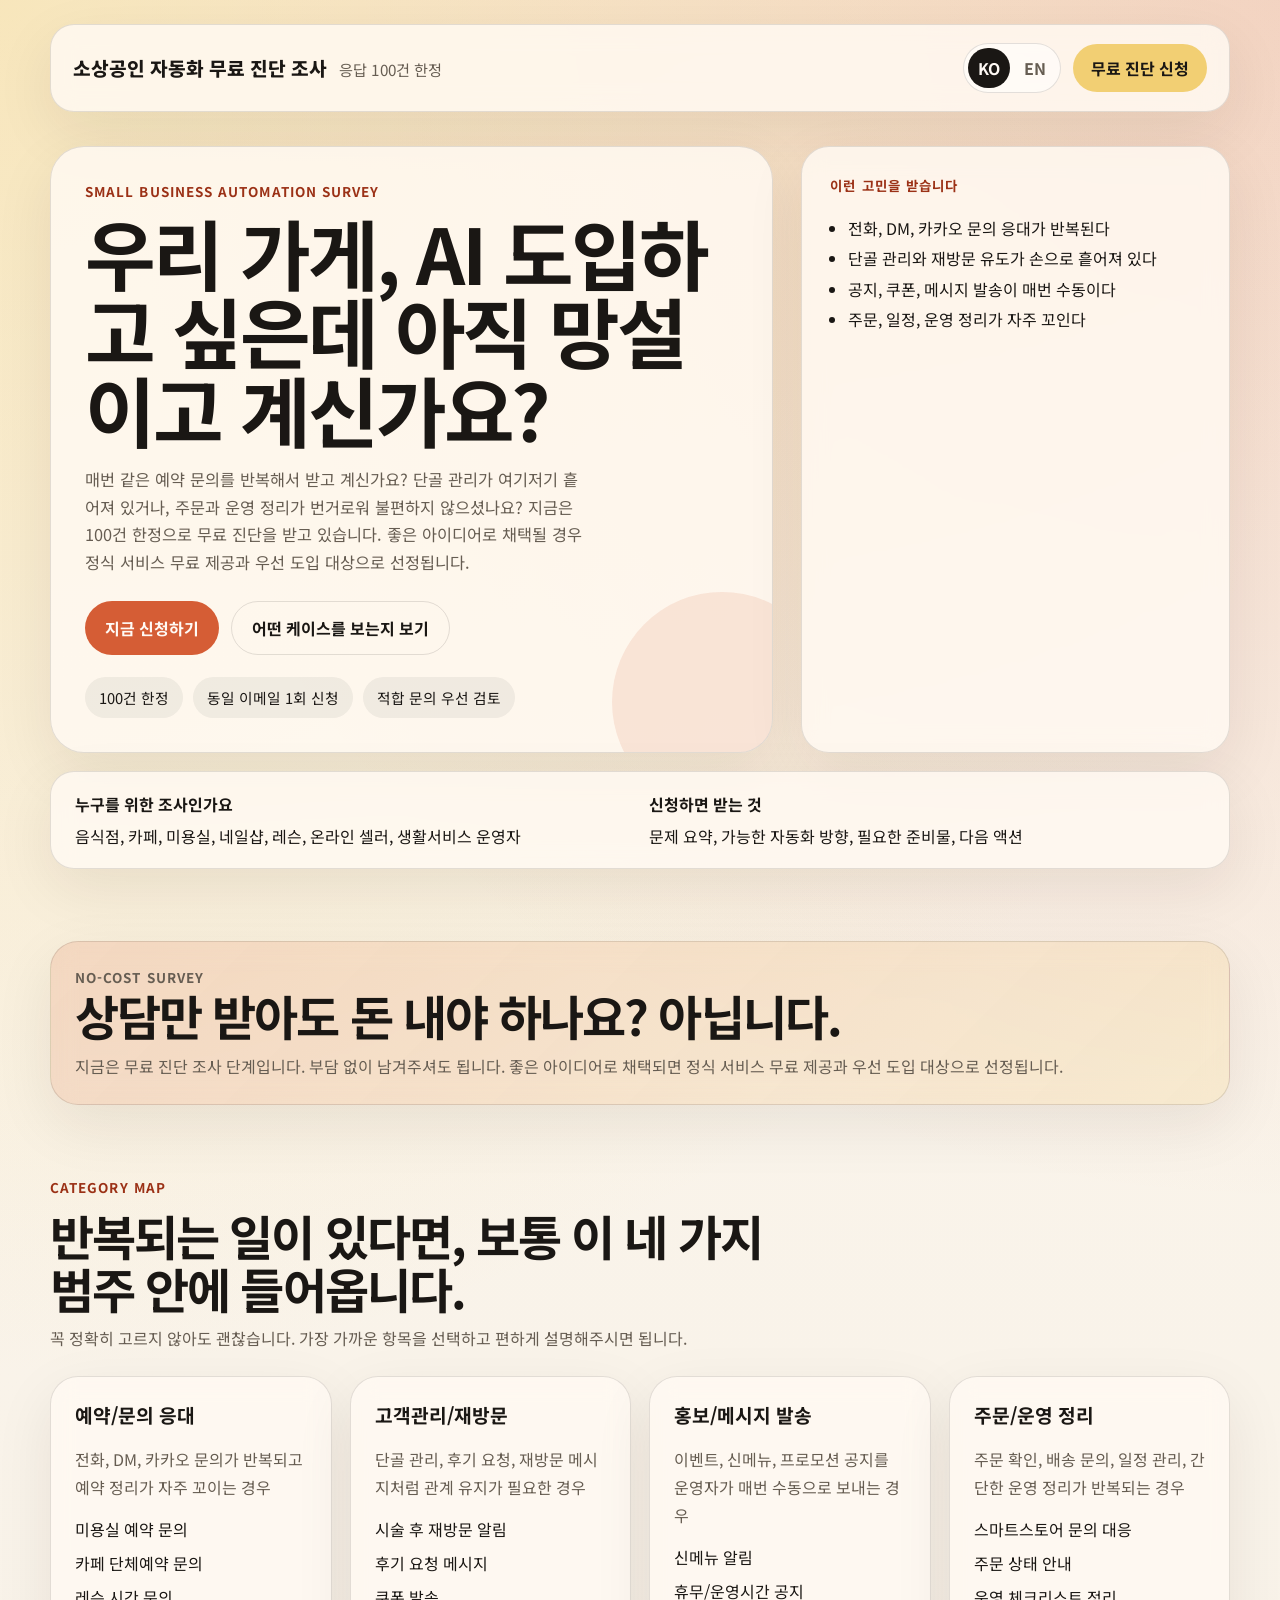
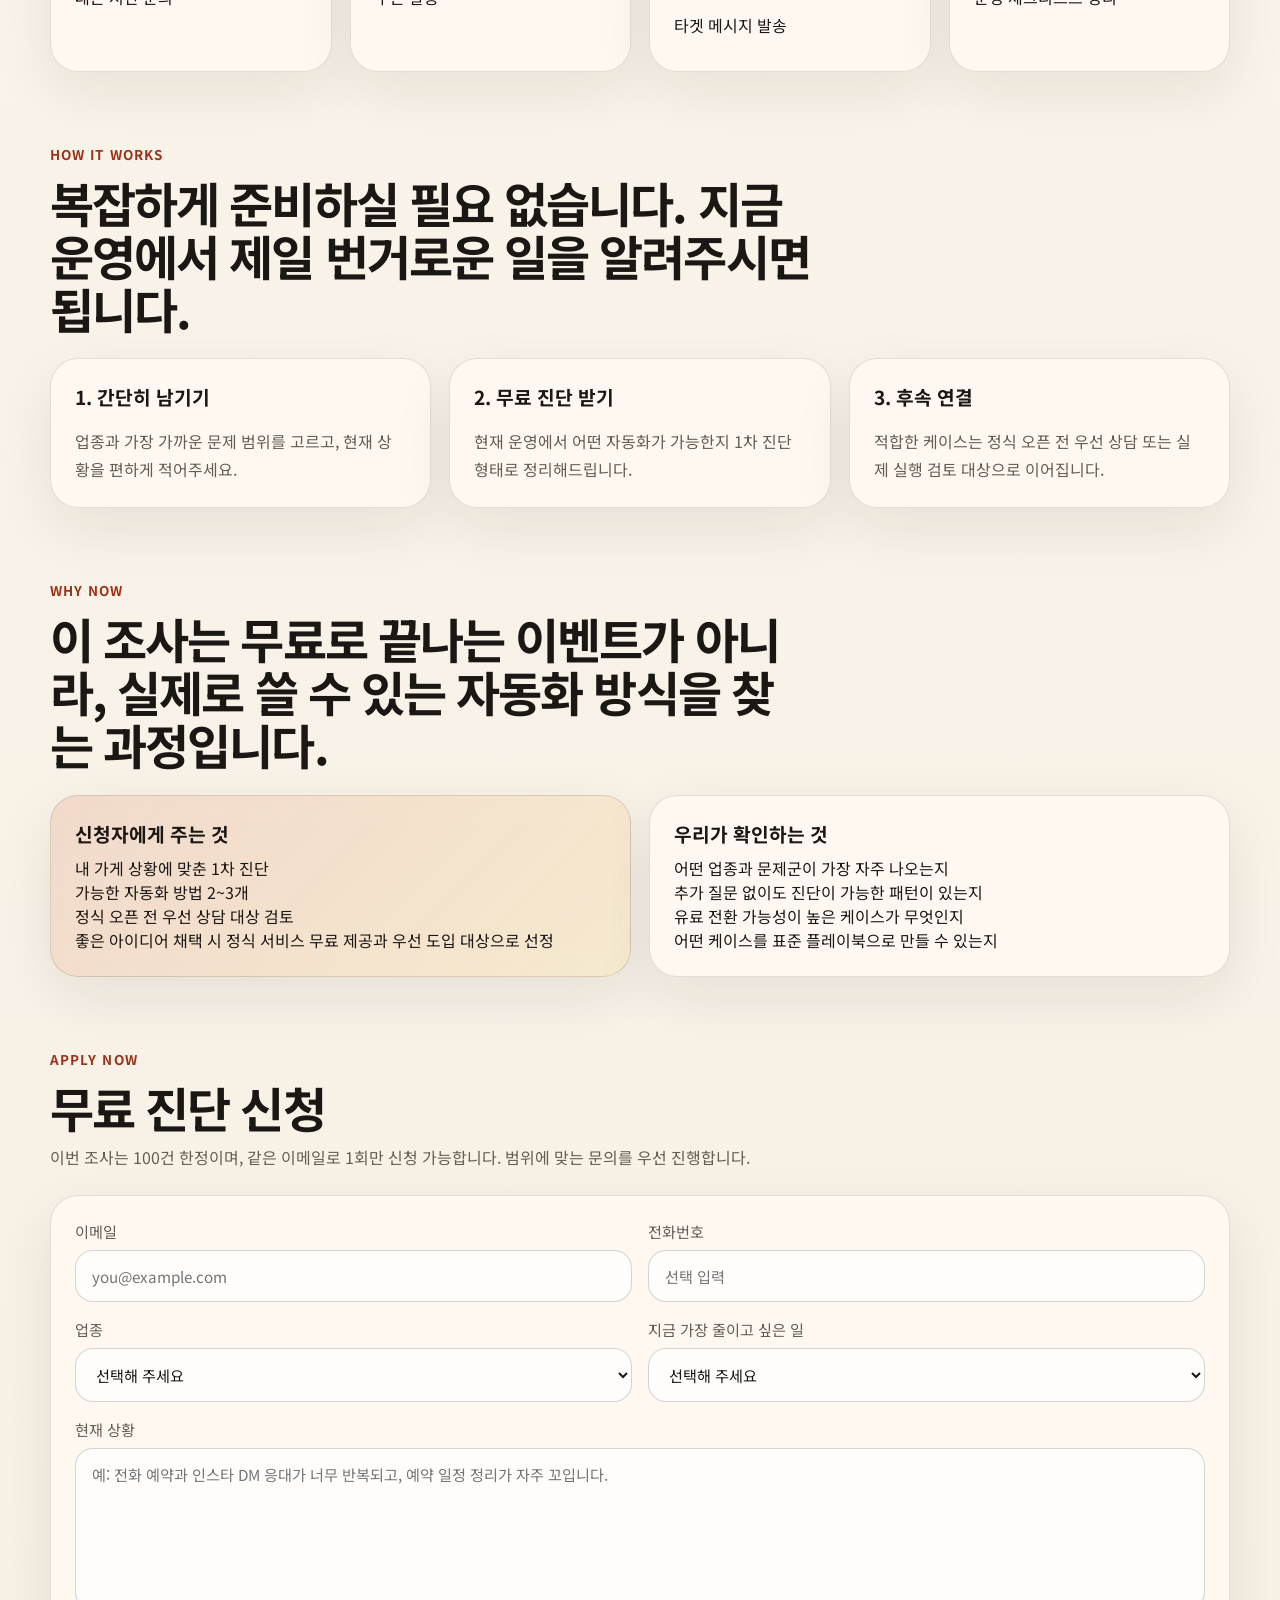
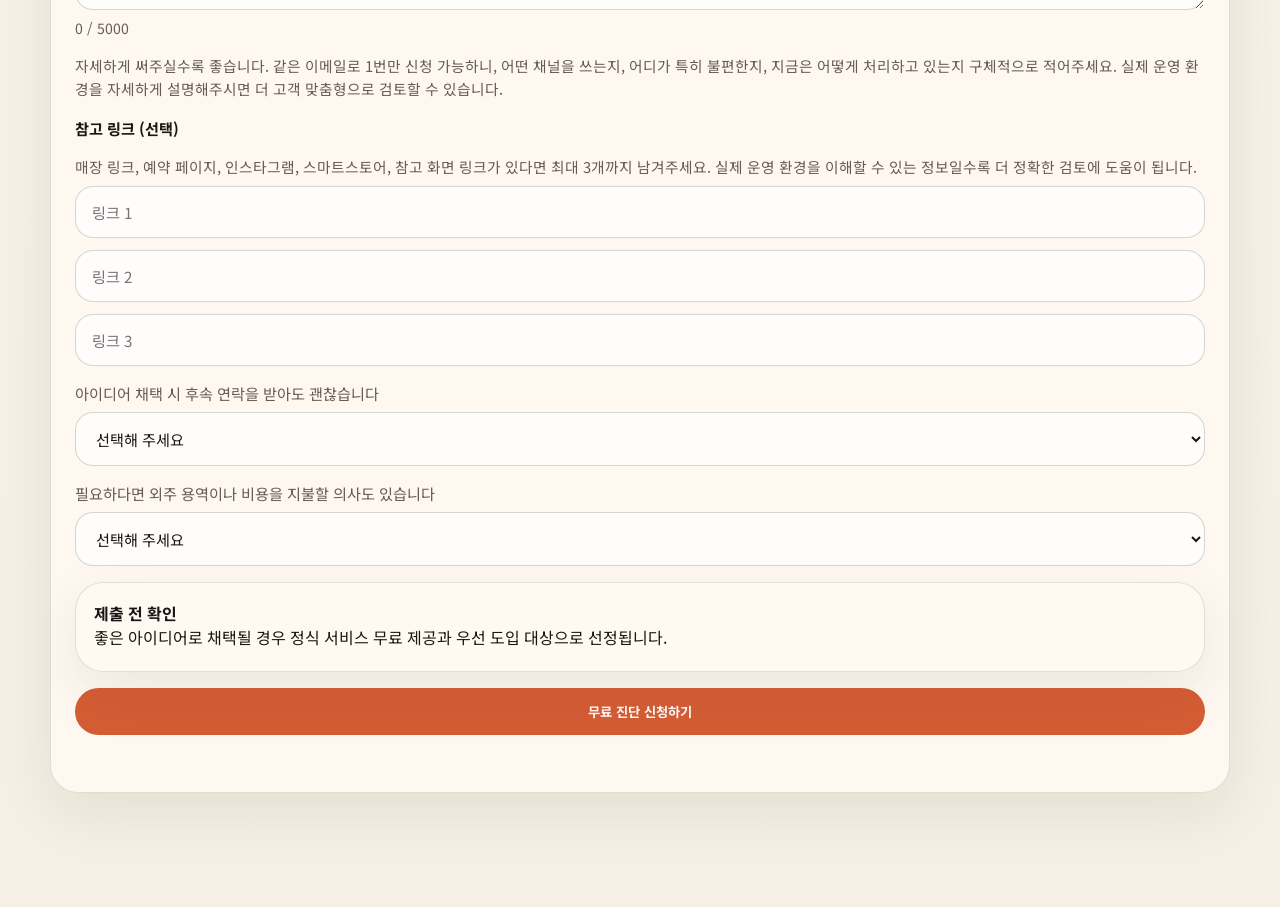
<file: index.html>
<!doctype html>
<html lang="ko">
  <head>
    <meta charset="UTF-8" />
    <meta name="viewport" content="width=device-width, initial-scale=1.0" />
    <title id="page-title">소상공인 자동화 무료 진단 조사</title>
    <meta
      id="page-description"
      name="description"
      content="소상공인 자동화 무료 진단 조사. 100건 한정으로 예약, 문의, 고객관리, 운영업무를 어떻게 자동화할 수 있을지 먼저 정리해드립니다."
    />
    <link rel="preconnect" href="https://fonts.googleapis.com" />
    <link rel="preconnect" href="https://fonts.gstatic.com" crossorigin />
    <link
      href="https://fonts.googleapis.com/css2?family=Noto+Sans+KR:wght@400;500;700;800&display=swap"
      rel="stylesheet"
    />
    <link rel="stylesheet" href="./styles.css" />
  </head>
  <body>
    <div class="page-shell">
      <header class="topbar">
        <div class="brand">
          <span id="brand-mark" class="brand-mark">소상공인 자동화 무료 진단 조사</span>
          <span id="brand-copy" class="brand-copy">응답 100건 한정</span>
        </div>
        <div class="topbar-actions">
          <div class="lang-switch" aria-label="Language switch">
            <button id="lang-ko" class="lang-button is-active" type="button">KO</button>
            <button id="lang-en" class="lang-button" type="button">EN</button>
          </div>
          <a id="top-cta" class="top-cta" href="#apply">무료 진단 신청</a>
        </div>
      </header>

      <main>
        <section class="hero">
          <div class="hero-copy">
            <p id="hero-eyebrow" class="eyebrow">small business automation survey</p>
            <h1 id="hero-title">우리 가게, AI 도입하고 싶은데 아직 망설이고 계신가요?</h1>
            <p id="hero-text" class="hero-text">
              매번 같은 예약 문의를 반복해서 받고 계신가요? 단골 관리가 여기저기 흩어져 있거나,
              주문과 운영 정리가 번거로워 불편하지 않으셨나요? 지금은 100건 한정으로 무료 진단을
              받고 있습니다. 좋은 아이디어로 채택될 경우
              <strong class="hero-highlight">정식 서비스 무료 제공과 우선 도입 대상으로 선정됩니다.</strong>
            </p>
            <div class="hero-actions">
              <a id="hero-primary-cta" class="button primary" href="#apply">지금 신청하기</a>
              <a id="hero-secondary-cta" class="button secondary" href="#categories">어떤 케이스를 보는지 보기</a>
            </div>
            <ul class="hero-points">
              <li id="hero-point-1">100건 한정</li>
              <li id="hero-point-2">동일 이메일 1회 신청</li>
              <li id="hero-point-3">적합 문의 우선 검토</li>
            </ul>
          </div>

          <aside class="hero-card">
            <p id="hero-card-label" class="card-label">이런 고민을 받습니다</p>
            <ul>
              <li id="hero-card-item-1">전화, DM, 카카오 문의 응대가 반복된다</li>
              <li id="hero-card-item-2">단골 관리와 재방문 유도가 손으로 흩어져 있다</li>
              <li id="hero-card-item-3">공지, 쿠폰, 메시지 발송이 매번 수동이다</li>
              <li id="hero-card-item-4">주문, 일정, 운영 정리가 자주 꼬인다</li>
            </ul>
          </aside>
        </section>

        <section class="signal-strip">
          <div>
            <strong id="signal-1-title">누구를 위한 조사인가요</strong>
            <span id="signal-1-copy">음식점, 카페, 미용실, 네일샵, 레슨, 온라인 셀러, 생활서비스 운영자</span>
          </div>
          <div>
            <strong id="signal-2-title">신청하면 받는 것</strong>
            <span id="signal-2-copy">문제 요약, 가능한 자동화 방향, 필요한 준비물, 다음 액션</span>
          </div>
        </section>

        <section class="section promo-callout">
          <div class="panel accent promo-panel">
            <p id="promo-eyebrow" class="eyebrow">no-cost survey</p>
            <h2 id="promo-title">상담만 받아도 돈 내야 하나요? 아닙니다.</h2>
            <p id="promo-copy" class="section-subtext">
              지금은 무료 진단 조사 단계입니다. 부담 없이 남겨주셔도 됩니다.
              좋은 아이디어로 채택되면
              <strong>정식 서비스 무료 제공과 우선 도입 대상으로 선정됩니다.</strong>
            </p>
          </div>
        </section>

        <section id="categories" class="section">
          <div class="section-heading">
            <p id="categories-eyebrow" class="eyebrow">category map</p>
            <h2 id="categories-title">반복되는 일이 있다면, 보통 이 네 가지 범주 안에 들어옵니다.</h2>
            <p id="categories-copy" class="section-subtext">
              꼭 정확히 고르지 않아도 괜찮습니다. 가장 가까운 항목을 선택하고 편하게 설명해주시면 됩니다.
            </p>
          </div>
          <div class="grid grid-4">
            <article class="panel category-panel">
              <h3 id="category-1-title">예약/문의 응대</h3>
              <p id="category-1-copy">전화, DM, 카카오 문의가 반복되고 예약 정리가 자주 꼬이는 경우</p>
              <ul class="plain-list compact">
                <li id="category-1-item-1">미용실 예약 문의</li>
                <li id="category-1-item-2">카페 단체예약 문의</li>
                <li id="category-1-item-3">레슨 시간 문의</li>
              </ul>
            </article>
            <article class="panel category-panel">
              <h3 id="category-2-title">고객관리/재방문</h3>
              <p id="category-2-copy">단골 관리, 후기 요청, 재방문 메시지처럼 관계 유지가 필요한 경우</p>
              <ul class="plain-list compact">
                <li id="category-2-item-1">시술 후 재방문 알림</li>
                <li id="category-2-item-2">후기 요청 메시지</li>
                <li id="category-2-item-3">쿠폰 발송</li>
              </ul>
            </article>
            <article class="panel category-panel">
              <h3 id="category-3-title">홍보/메시지 발송</h3>
              <p id="category-3-copy">이벤트, 신메뉴, 프로모션 공지를 운영자가 매번 수동으로 보내는 경우</p>
              <ul class="plain-list compact">
                <li id="category-3-item-1">신메뉴 알림</li>
                <li id="category-3-item-2">휴무/운영시간 공지</li>
                <li id="category-3-item-3">타겟 메시지 발송</li>
              </ul>
            </article>
            <article class="panel category-panel">
              <h3 id="category-4-title">주문/운영 정리</h3>
              <p id="category-4-copy">주문 확인, 배송 문의, 일정 관리, 간단한 운영 정리가 반복되는 경우</p>
              <ul class="plain-list compact">
                <li id="category-4-item-1">스마트스토어 문의 대응</li>
                <li id="category-4-item-2">주문 상태 안내</li>
                <li id="category-4-item-3">운영 체크리스트 정리</li>
              </ul>
            </article>
          </div>
        </section>

        <section id="mvp" class="section">
          <div class="section-heading">
            <p id="how-eyebrow" class="eyebrow">how it works</p>
            <h2 id="how-title">복잡하게 준비하실 필요 없습니다. 지금 운영에서 제일 번거로운 일을 알려주시면 됩니다.</h2>
          </div>
          <div class="grid grid-3">
            <article class="panel">
              <h3 id="how-1-title">1. 간단히 남기기</h3>
              <p id="how-1-copy">업종과 가장 가까운 문제 범위를 고르고, 현재 상황을 편하게 적어주세요.</p>
            </article>
            <article class="panel">
              <h3 id="how-2-title">2. 무료 진단 받기</h3>
              <p id="how-2-copy">현재 운영에서 어떤 자동화가 가능한지 1차 진단 형태로 정리해드립니다.</p>
            </article>
            <article class="panel">
              <h3 id="how-3-title">3. 후속 연결</h3>
              <p id="how-3-copy">적합한 케이스는 정식 오픈 전 우선 상담 또는 실제 실행 검토 대상으로 이어집니다.</p>
            </article>
          </div>
        </section>

        <section class="section">
          <div class="section-heading">
            <p id="why-eyebrow" class="eyebrow">why now</p>
            <h2 id="why-title">이 조사는 무료로 끝나는 이벤트가 아니라, 실제로 쓸 수 있는 자동화 방식을 찾는 과정입니다.</h2>
          </div>
          <div class="grid grid-2">
            <article class="panel accent">
              <h3 id="benefit-title">신청자에게 주는 것</h3>
              <ul class="plain-list">
                <li id="benefit-item-1">내 가게 상황에 맞춘 1차 진단</li>
                <li id="benefit-item-2">가능한 자동화 방법 2~3개</li>
                <li id="benefit-item-3">정식 오픈 전 우선 상담 대상 검토</li>
                <li id="benefit-item-4">좋은 아이디어 채택 시 정식 서비스 무료 제공과 우선 도입 대상으로 선정</li>
              </ul>
            </article>
            <article class="panel">
              <h3 id="check-title">우리가 확인하는 것</h3>
              <ul class="plain-list">
                <li id="check-item-1">어떤 업종과 문제군이 가장 자주 나오는지</li>
                <li id="check-item-2">추가 질문 없이도 진단이 가능한 패턴이 있는지</li>
                <li id="check-item-3">유료 전환 가능성이 높은 케이스가 무엇인지</li>
                <li id="check-item-4">어떤 케이스를 표준 플레이북으로 만들 수 있는지</li>
              </ul>
            </article>
          </div>
        </section>

        <section id="apply" class="section apply-section">
          <div class="section-heading">
            <p id="apply-eyebrow" class="eyebrow">apply now</p>
            <h2 id="apply-title">무료 진단 신청</h2>
            <p id="apply-copy" class="section-subtext">
              이번 조사는 100건 한정이며, 같은 이메일로 1회만 신청 가능합니다. 범위에 맞는 문의를 우선 진행합니다.
            </p>
          </div>

          <form id="pilot-form" class="apply-form">
            <label>
              <span id="label-email">이메일</span>
              <input id="email" name="email" type="email" placeholder="you@example.com" required />
            </label>

            <label>
              <span id="label-phone">전화번호</span>
              <input id="phone" name="phone" type="tel" placeholder="선택 입력" />
            </label>

            <label>
              <span id="label-industry">업종</span>
              <select id="industry" name="industry" required>
                <option value="">선택해 주세요</option>
                <option value="restaurant_cafe">음식점/카페</option>
                <option value="beauty">미용/뷰티</option>
                <option value="education">레슨/교육</option>
                <option value="ecommerce">온라인 판매</option>
                <option value="local_service">생활서비스</option>
                <option value="other">기타</option>
              </select>
            </label>

            <label>
              <span id="label-scope">지금 가장 줄이고 싶은 일</span>
              <select id="scope" name="scope" required>
                <option value="">선택해 주세요</option>
                <option value="inquiry">예약/문의 응대</option>
                <option value="retention">고객관리/재방문</option>
                <option value="marketing">홍보/메시지 발송</option>
                <option value="operations">주문/운영 정리</option>
                <option value="unsure">잘 모르겠어요</option>
              </select>
            </label>

            <div id="scope-template" class="panel mini template-panel full" hidden>
              <strong id="template-title">예시로는 이런 고민이 많습니다</strong>
              <p id="template-copy"></p>
              <ul id="template-list" class="plain-list compact"></ul>
              <p id="template-footnote" class="template-footnote">정확히 맞지 않아도 괜찮습니다. 편하게 적어주셔도 됩니다.</p>
            </div>

            <label class="full">
              <span id="label-message">현재 상황</span>
              <textarea
                id="message"
                name="message"
                rows="6"
                minlength="100"
                maxlength="5000"
                placeholder="예: 전화 예약과 인스타 DM 응대가 너무 반복되고, 예약 일정 정리가 자주 꼬입니다."
                required
              ></textarea>
              <span id="count" class="field-note">0 / 5000</span>
              <p id="message-guide" class="message-guide">
                자세하게 써주실수록 좋습니다. 같은 이메일로 1번만 신청 가능하니, 어떤 채널을 쓰는지, 어디가 특히 불편한지,
                지금은 어떻게 처리하고 있는지 구체적으로 적어주세요. 실제 운영 환경을 자세하게 설명해주시면 더 고객 맞춤형으로
                검토할 수 있습니다.
              </p>
              <p id="message-error" class="field-error" hidden>현재 상황은 최소 100자 이상 작성해 주세요.</p>
            </label>

            <div class="full link-group">
              <strong id="links-title">참고 링크 (선택)</strong>
              <p id="links-copy" class="message-guide">
                매장 링크, 예약 페이지, 인스타그램, 스마트스토어, 참고 화면 링크가 있다면 최대 3개까지 남겨주세요.
                실제 운영 환경을 이해할 수 있는 정보일수록 더 정확한 검토에 도움이 됩니다.
              </p>
              <div class="link-fields">
                <input
                  id="reference-link-1"
                  name="referenceLink1"
                  type="url"
                  placeholder="링크 1"
                />
                <input
                  id="reference-link-2"
                  name="referenceLink2"
                  type="url"
                  placeholder="링크 2"
                />
                <input
                  id="reference-link-3"
                  name="referenceLink3"
                  type="url"
                  placeholder="링크 3"
                />
              </div>
            </div>

            <label class="full">
              <span id="label-followup">아이디어 채택 시 후속 연락을 받아도 괜찮습니다</span>
              <select id="followup" name="followupConsent" required>
                <option value="">선택해 주세요</option>
                <option value="yes">예, 괜찮습니다</option>
                <option value="no">아니요, 이번 진단만 받겠습니다</option>
              </select>
            </label>

            <label class="full">
              <span id="label-paid-intent">필요하다면 외주 용역이나 비용을 지불할 의사도 있습니다</span>
              <select id="paid-intent" name="paidIntent" required>
                <option value="">선택해 주세요</option>
                <option value="yes">예, 있습니다</option>
                <option value="maybe">상황을 보고 결정하고 싶습니다</option>
                <option value="no">아니요, 현재는 없습니다</option>
              </select>
            </label>

            <div class="panel mini full">
              <strong id="confirm-title">제출 전 확인</strong>
              <ul class="plain-list compact">
                <li id="confirm-item-1">좋은 아이디어로 채택될 경우 정식 서비스 무료 제공과 우선 도입 대상으로 선정됩니다.</li>
              </ul>
            </div>

            <button id="submit-button" class="button primary full" type="submit">무료 진단 신청하기</button>
            <p id="success" class="success-message" aria-live="polite"></p>
          </form>
        </section>
      </main>
    </div>

    <script src="./site-config.js"></script>
    <script src="./script.js"></script>
  </body>
</html>
</file>
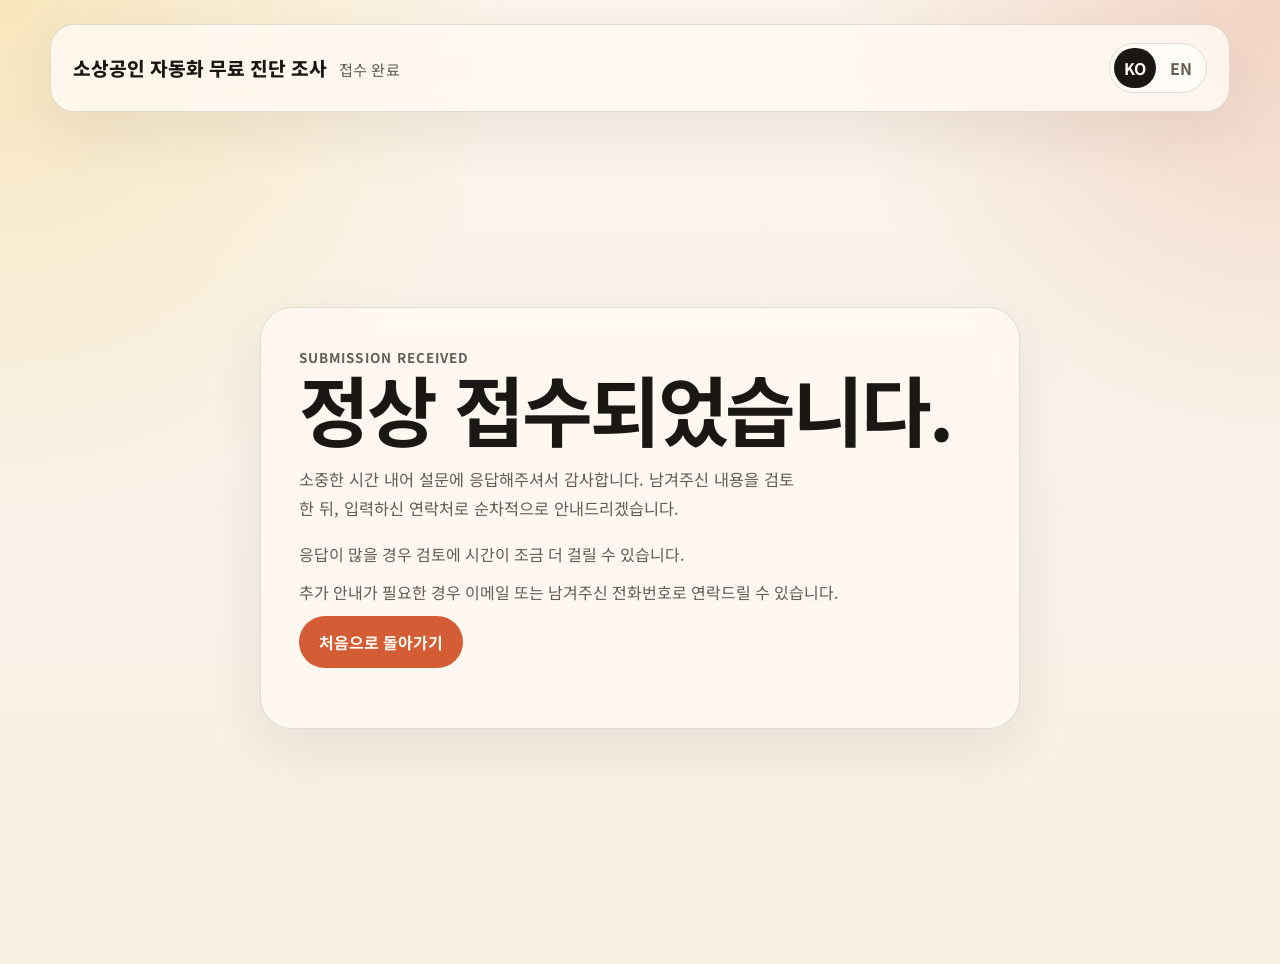
<file: thanks.html>
<!doctype html>
<html lang="ko">
  <head>
    <meta charset="UTF-8" />
    <meta name="viewport" content="width=device-width, initial-scale=1.0" />
    <title id="thanks-page-title">정상 접수되었습니다</title>
    <meta
      id="thanks-page-description"
      name="description"
      content="소상공인 자동화 무료 진단 조사 접수가 완료되었습니다."
    />
    <link rel="preconnect" href="https://fonts.googleapis.com" />
    <link rel="preconnect" href="https://fonts.gstatic.com" crossorigin />
    <link
      href="https://fonts.googleapis.com/css2?family=Noto+Sans+KR:wght@400;500;700;800&display=swap"
      rel="stylesheet"
    />
    <link rel="stylesheet" href="./styles.css" />
  </head>
  <body>
    <div class="page-shell">
      <header class="topbar">
        <div class="brand">
          <span id="thanks-brand-mark" class="brand-mark">소상공인 자동화 무료 진단 조사</span>
          <span id="thanks-brand-copy" class="brand-copy">접수 완료</span>
        </div>
        <div class="topbar-actions">
          <div class="lang-switch" aria-label="Language switch">
            <button id="lang-ko" class="lang-button is-active" type="button">KO</button>
            <button id="lang-en" class="lang-button" type="button">EN</button>
          </div>
        </div>
      </header>
      <main class="thanks-page">
        <section class="panel thanks-panel">
          <p id="thanks-eyebrow" class="eyebrow">submission received</p>
          <h1 id="thanks-title">정상 접수되었습니다.</h1>
          <p id="thanks-copy" class="hero-text">
            소중한 시간 내어 설문에 응답해주셔서 감사합니다. 남겨주신 내용을 검토한 뒤,
            입력하신 연락처로 순차적으로 안내드리겠습니다.
          </p>
          <div class="thanks-notes">
            <p id="thanks-note-1">응답이 많을 경우 검토에 시간이 조금 더 걸릴 수 있습니다.</p>
            <p id="thanks-note-2">추가 안내가 필요한 경우 이메일 또는 남겨주신 전화번호로 연락드릴 수 있습니다.</p>
          </div>
          <div class="hero-actions">
            <a id="thanks-cta" class="button primary" href="./index.html">처음으로 돌아가기</a>
          </div>
        </section>
      </main>
    </div>

    <script>
      (function () {
        const translations = {
          ko: {
            pageTitle: "정상 접수되었습니다",
            pageDescription: "소상공인 자동화 무료 진단 조사 접수가 완료되었습니다.",
            brandMark: "소상공인 자동화 무료 진단 조사",
            brandCopy: "접수 완료",
            eyebrow: "submission received",
            title: "정상 접수되었습니다.",
            titleWithEmail: "{email}님, 정상 접수되었습니다.",
            copy: "소중한 시간 내어 설문에 응답해주셔서 감사합니다. 남겨주신 내용을 검토한 뒤, 입력하신 연락처로 순차적으로 안내드리겠습니다.",
            note1: "응답이 많을 경우 검토에 시간이 조금 더 걸릴 수 있습니다.",
            note2: "추가 안내가 필요한 경우 이메일 또는 남겨주신 전화번호로 연락드릴 수 있습니다.",
            cta: "처음으로 돌아가기",
          },
          en: {
            pageTitle: "Submission received",
            pageDescription: "Your response to the small business automation survey has been received.",
            brandMark: "Small Business Automation Survey",
            brandCopy: "Received",
            eyebrow: "submission received",
            title: "Your submission has been received.",
            titleWithEmail: "{email}, your submission has been received.",
            copy: "Thank you for taking the time to complete the survey. We will review your response and follow up using the contact details you provided.",
            note1: "If response volume is high, review may take a little longer.",
            note2: "If needed, we may contact you by email or by the phone number you provided.",
            cta: "Back to survey",
          },
        };

        const params = new URLSearchParams(window.location.search);
        const email = params.get("email");
        const langParam = params.get("lang");

        function applyLanguage(lang) {
          const t = translations[lang] || translations.ko;
          document.documentElement.lang = lang;
          document.title = t.pageTitle;
          document.querySelector('meta[name="description"]').setAttribute("content", t.pageDescription);
          document.getElementById("thanks-brand-mark").textContent = t.brandMark;
          document.getElementById("thanks-brand-copy").textContent = t.brandCopy;
          document.getElementById("thanks-eyebrow").textContent = t.eyebrow;
          document.getElementById("thanks-title").textContent = email
            ? t.titleWithEmail.replace("{email}", email)
            : t.title;
          document.getElementById("thanks-copy").textContent = t.copy;
          document.getElementById("thanks-note-1").textContent = t.note1;
          document.getElementById("thanks-note-2").textContent = t.note2;
          document.getElementById("thanks-cta").textContent = t.cta;
          document.getElementById("lang-ko").classList.toggle("is-active", lang === "ko");
          document.getElementById("lang-en").classList.toggle("is-active", lang === "en");
          localStorage.setItem("oovelo-lang", lang);
        }

        const savedLang = langParam || localStorage.getItem("oovelo-lang") || "ko";
        applyLanguage(savedLang);
        document.getElementById("lang-ko").addEventListener("click", function () { applyLanguage("ko"); });
        document.getElementById("lang-en").addEventListener("click", function () { applyLanguage("en"); });
      })();
    </script>
  </body>
</html>
</file>
<file: styles.css>
:root {
  --bg: #f5efe4;
  --paper: rgba(255, 250, 242, 0.84);
  --ink: #1a1714;
  --muted: #665d52;
  --line: rgba(26, 23, 20, 0.12);
  --accent: #d55d35;
  --accent-dark: #9b3116;
  --highlight: #f2cf73;
  --shadow: 0 20px 60px rgba(39, 28, 19, 0.08);
}

* {
  box-sizing: border-box;
}

html {
  scroll-behavior: smooth;
}

body {
  margin: 0;
  font-family: "Noto Sans KR", sans-serif;
  color: var(--ink);
  background:
    radial-gradient(circle at top left, rgba(242, 207, 115, 0.4), transparent 32%),
    radial-gradient(circle at top right, rgba(213, 93, 53, 0.22), transparent 28%),
    linear-gradient(180deg, #fbf5ec 0%, var(--bg) 100%);
}

.page-shell {
  width: min(1180px, calc(100vw - 32px));
  margin: 0 auto;
  padding: 24px 0 72px;
}

.topbar,
.signal-strip,
.panel,
.hero-card,
.apply-form {
  backdrop-filter: blur(12px);
}

.topbar {
  display: flex;
  justify-content: space-between;
  align-items: center;
  padding: 18px 22px;
  background: var(--paper);
  border: 1px solid var(--line);
  border-radius: 24px;
  box-shadow: var(--shadow);
}

.topbar-actions {
  display: flex;
  align-items: center;
  gap: 12px;
}

.brand {
  display: flex;
  gap: 12px;
  align-items: baseline;
  flex-wrap: wrap;
}

.lang-switch {
  display: inline-flex;
  align-items: center;
  padding: 4px;
  border-radius: 999px;
  border: 1px solid var(--line);
  background: rgba(255, 255, 255, 0.54);
  gap: 4px;
}

.lang-button {
  border: 0;
  background: transparent;
  color: var(--muted);
  font: inherit;
  font-weight: 700;
  border-radius: 999px;
  padding: 8px 10px;
  cursor: pointer;
}

.lang-button.is-active {
  background: var(--ink);
  color: #fffaf5;
}

.brand-mark,
.eyebrow,
h1,
h2,
h3,
.button,
.top-cta {
  font-family: "Noto Sans KR", sans-serif;
}

.brand-mark {
  font-size: 1.2rem;
  font-weight: 800;
}

.brand-copy {
  color: var(--muted);
  font-size: 0.95rem;
  letter-spacing: 0.01em;
}

.top-cta,
.button {
  text-decoration: none;
  color: var(--ink);
  border-radius: 999px;
  transition:
    transform 0.18s ease,
    background-color 0.18s ease,
    color 0.18s ease;
}

.top-cta {
  padding: 12px 18px;
  background: var(--highlight);
  font-weight: 700;
}

.top-cta:hover,
.button:hover {
  transform: translateY(-2px);
}

.hero {
  display: grid;
  grid-template-columns: 1.35fr 0.8fr;
  gap: 28px;
  align-items: stretch;
  padding: 34px 0 18px;
}

.hero-copy,
.hero-card,
.panel,
.apply-form,
.signal-strip {
  background: var(--paper);
  border: 1px solid var(--line);
  box-shadow: var(--shadow);
}

.hero-copy {
  padding: 34px;
  border-radius: 34px;
  position: relative;
  overflow: hidden;
}

.hero-copy::after {
  content: "";
  position: absolute;
  right: -60px;
  bottom: -60px;
  width: 220px;
  height: 220px;
  border-radius: 50%;
  background: rgba(213, 93, 53, 0.12);
}

.eyebrow {
  margin: 0 0 12px;
  text-transform: uppercase;
  letter-spacing: 0.08em;
  font-size: 0.84rem;
  color: var(--accent-dark);
  font-weight: 700;
}

h1 {
  margin: 0;
  font-size: clamp(2.4rem, 7vw, 4.8rem);
  line-height: 1.02;
  letter-spacing: -0.04em;
}

.hero-text,
.section-subtext,
.panel p,
.apply-form label,
.card-note {
  color: var(--muted);
}

.hero-text {
  max-width: 56ch;
  margin: 18px 0 24px;
  font-size: 1.02rem;
  line-height: 1.7;
}

.hero-highlight {
  color: var(--accent-dark);
  background: linear-gradient(180deg, transparent 58%, rgba(242, 207, 115, 0.72) 58%);
}

.hero-actions {
  display: flex;
  gap: 12px;
  flex-wrap: wrap;
  margin-bottom: 22px;
}

.button {
  display: inline-flex;
  align-items: center;
  justify-content: center;
  padding: 14px 20px;
  font-weight: 700;
  border: 0;
}

.button.primary {
  background: var(--accent);
  color: #fffaf5;
}

.button:disabled {
  opacity: 0.65;
  cursor: wait;
  transform: none;
}

.button.secondary {
  border: 1px solid var(--line);
  background: transparent;
}

.hero-points,
.plain-list {
  margin: 0;
  padding: 0;
  list-style: none;
}

.hero-points {
  display: flex;
  gap: 10px;
  flex-wrap: wrap;
}

.hero-points li {
  padding: 10px 14px;
  border-radius: 999px;
  background: rgba(26, 23, 20, 0.06);
  font-size: 0.92rem;
}

.hero-card {
  padding: 28px;
  border-radius: 28px;
  display: flex;
  flex-direction: column;
  gap: 18px;
}

.card-label {
  margin: 0;
  color: var(--accent-dark);
  font-size: 0.84rem;
  text-transform: uppercase;
  letter-spacing: 0.08em;
  font-weight: 700;
}

.hero-card ul {
  margin: 0;
  padding-left: 18px;
  line-height: 1.9;
}

.signal-strip {
  border-radius: 24px;
  padding: 20px 24px;
  display: grid;
  grid-template-columns: repeat(2, 1fr);
  gap: 18px;
}

.signal-strip strong,
.panel h3,
h2 {
  display: block;
  margin-bottom: 8px;
}

.section {
  padding: 72px 0 0;
}

.section-heading {
  max-width: 760px;
  margin-bottom: 24px;
}

h2 {
  margin: 0;
  font-size: clamp(1.8rem, 4vw, 3rem);
  line-height: 1.1;
  letter-spacing: -0.04em;
}

.section-subtext {
  margin: 10px 0 0;
  line-height: 1.7;
}

.grid {
  display: grid;
  gap: 18px;
}

.grid-3 {
  grid-template-columns: repeat(3, 1fr);
}

.grid-4 {
  grid-template-columns: repeat(4, 1fr);
}

.grid-2 {
  grid-template-columns: repeat(2, 1fr);
}

.panel {
  border-radius: 28px;
  padding: 24px;
}

.panel h3 {
  margin-top: 0;
  font-size: 1.2rem;
}

.panel p {
  margin-bottom: 0;
  line-height: 1.75;
}

.category-panel {
  min-height: 100%;
}

.category-panel .plain-list {
  margin-top: 16px;
}

.panel.accent {
  background: linear-gradient(135deg, rgba(213, 93, 53, 0.16), rgba(242, 207, 115, 0.2));
}

.panel.mini {
  padding: 18px 18px 12px;
}

.template-panel {
  background: rgba(213, 93, 53, 0.08);
  border-color: rgba(213, 93, 53, 0.18);
}

.template-panel strong {
  display: block;
  margin-bottom: 8px;
}

.template-panel p {
  margin-top: 0;
  margin-bottom: 10px;
}

.template-footnote {
  margin-top: 12px;
  font-size: 0.9rem;
  color: var(--muted);
}

.compact li {
  margin-bottom: 10px;
}

.apply-section {
  padding-bottom: 42px;
}

.apply-form {
  display: grid;
  grid-template-columns: repeat(2, 1fr);
  gap: 16px;
  padding: 24px;
  border-radius: 28px;
}

.apply-form label {
  display: flex;
  flex-direction: column;
  gap: 8px;
  font-size: 0.95rem;
}

.apply-form input,
.apply-form select,
.apply-form textarea {
  width: 100%;
  border: 1px solid rgba(26, 23, 20, 0.18);
  background: rgba(255, 255, 255, 0.72);
  border-radius: 18px;
  padding: 14px 16px;
  color: var(--ink);
  font: inherit;
}

.apply-form textarea {
  resize: vertical;
  min-height: 160px;
}

.apply-form input:focus,
.apply-form select:focus,
.apply-form textarea:focus {
  outline: 2px solid rgba(213, 93, 53, 0.25);
  border-color: rgba(213, 93, 53, 0.45);
}

.full {
  grid-column: 1 / -1;
}

.field-note,
.success-message {
  font-size: 0.88rem;
}

.message-guide {
  margin: 8px 0 0;
  font-size: 0.92rem;
  line-height: 1.6;
  color: var(--muted);
}

.link-group {
  display: flex;
  flex-direction: column;
  gap: 8px;
  color: var(--muted);
  font-size: 0.95rem;
}

.link-group strong {
  color: var(--ink);
}

.link-fields {
  display: grid;
  grid-template-columns: 1fr;
  gap: 12px;
}

.field-note {
  color: var(--muted);
}

.field-error {
  margin: 6px 0 0;
  font-size: 0.9rem;
  color: var(--accent-dark);
  font-weight: 700;
}

.success-message {
  margin: 0;
  min-height: 1.2em;
  color: var(--accent-dark);
  font-weight: 700;
}

.thanks-page {
  min-height: calc(100vh - 120px);
  display: flex;
  align-items: center;
  justify-content: center;
  padding-top: 32px;
}

.thanks-panel {
  width: min(760px, 100%);
  padding: 38px;
  border-radius: 32px;
}

.thanks-notes {
  margin-top: 18px;
  color: var(--muted);
  line-height: 1.75;
}

.thanks-notes p {
  margin: 0 0 10px;
}

@media (max-width: 960px) {
  .hero,
  .grid-3,
  .grid-4,
  .grid-2,
  .signal-strip,
  .apply-form {
    grid-template-columns: 1fr;
  }

  .page-shell {
    width: min(100vw - 20px, 100%);
  }

  .topbar {
    gap: 16px;
    align-items: flex-start;
    flex-direction: column;
  }

  .topbar-actions {
    width: 100%;
    flex-direction: column;
    align-items: stretch;
  }

  .hero-actions .button,
  .top-cta {
    width: 100%;
  }

  .hero-copy,
  .hero-card,
  .panel,
  .apply-form,
  .signal-strip {
    border-radius: 24px;
  }
}

@media (max-width: 640px) {
  .page-shell {
    width: min(100vw - 14px, 100%);
    padding-top: 14px;
    padding-bottom: 48px;
  }

  .topbar {
    padding: 16px;
  }

  .brand {
    gap: 6px;
    align-items: flex-start;
    flex-direction: column;
  }

  .brand-mark {
    font-size: 1.05rem;
  }

  .brand-copy {
    font-size: 0.86rem;
  }

  .hero {
    gap: 18px;
    padding-top: 18px;
  }

  .hero-copy,
  .hero-card,
  .panel,
  .apply-form,
  .signal-strip {
    padding: 18px;
    border-radius: 20px;
  }

  .thanks-panel {
    padding: 24px;
    border-radius: 24px;
  }

  h1 {
    font-size: clamp(2rem, 10vw, 3.2rem);
    line-height: 1.05;
  }

  h2 {
    font-size: clamp(1.55rem, 7vw, 2.1rem);
  }

  .hero-text,
  .panel p,
  .section-subtext {
    font-size: 0.96rem;
    line-height: 1.65;
  }

  .section {
    padding-top: 44px;
  }

  .hero-points li {
    width: 100%;
    text-align: center;
  }

  .apply-form {
    gap: 14px;
  }

  .apply-form input,
  .apply-form select,
  .apply-form textarea {
    padding: 13px 14px;
    border-radius: 16px;
  }
}
</file>
